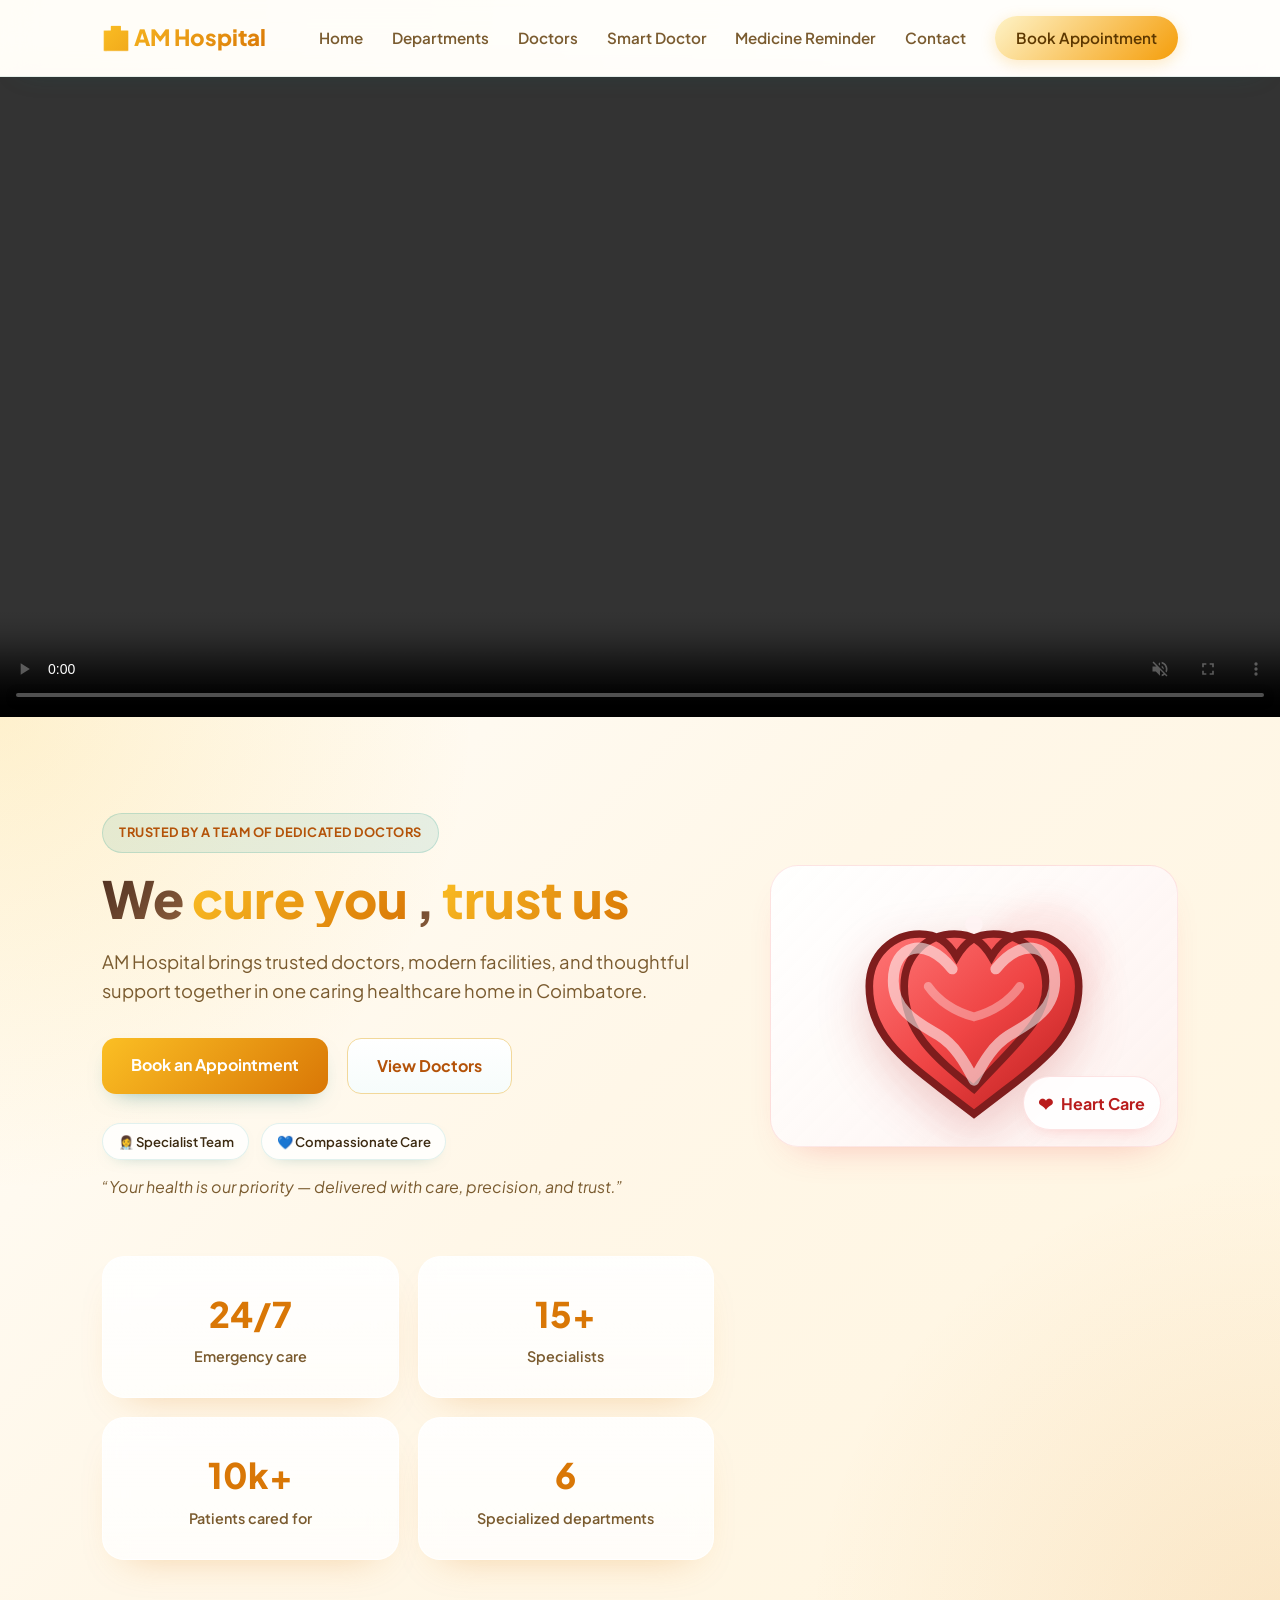
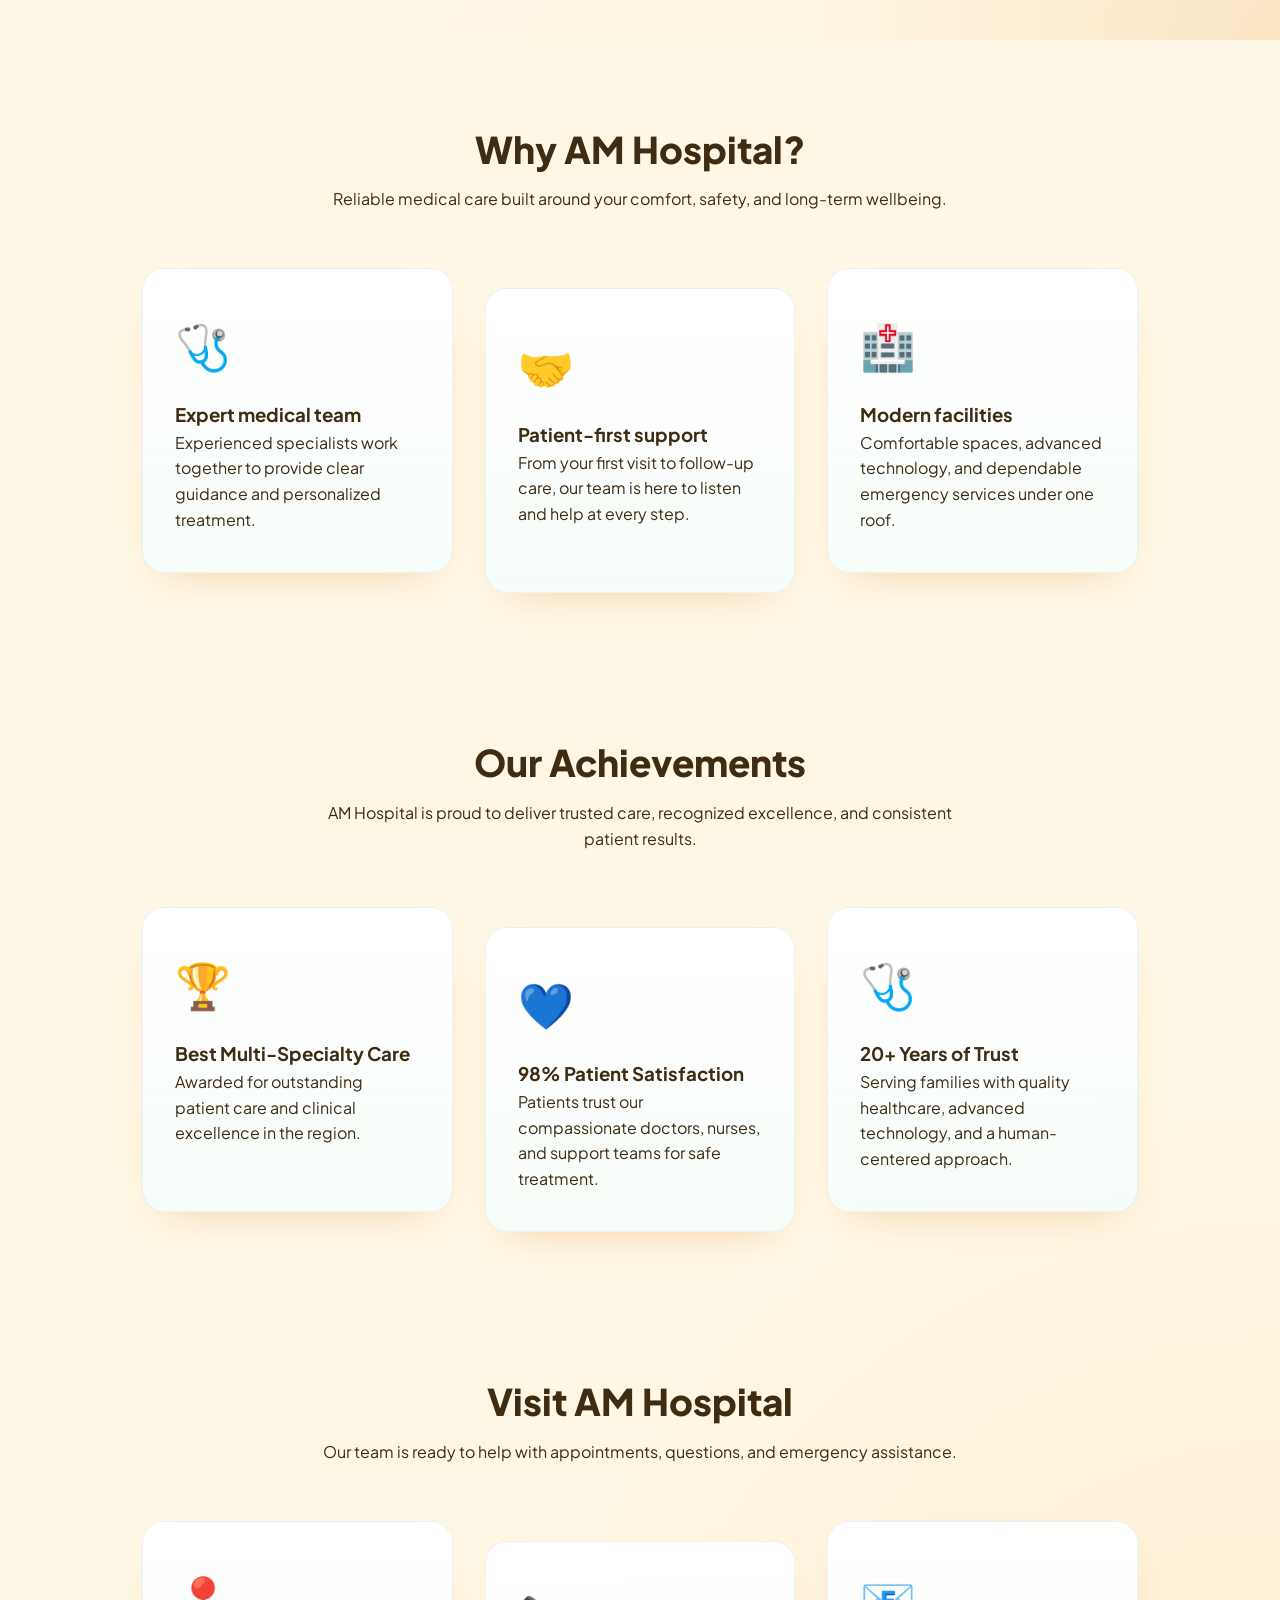
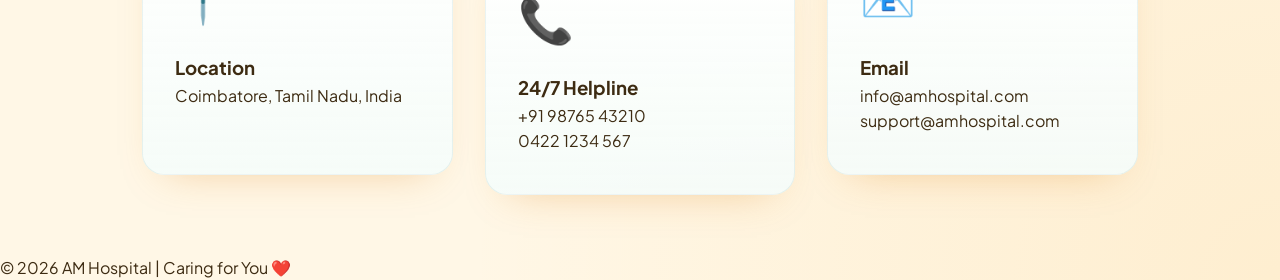
<file: index.html>
<!DOCTYPE html>
<html lang="en">
<head>
    <meta charset="UTF-8">
    <meta name="viewport" content="width=device-width, initial-scale=1.0">
    <title>AM Hospital - Trusted Healthcare</title>
    <link rel="stylesheet" href="style.css">
</head>

<body>

    <!-- Navigation -->
    <nav class="navbar">
        <a href="index.html" class="brand">🏥 AM Hospital</a>
        <div class="nav-links">
            <a href="index.html">Home</a>
            <a href="departments.html">Departments</a>
            <a href="doctors.html">Doctors</a>
            <a href="smart-doctor.html">Smart Doctor</a>
            <a href="medicine-reminder.html">Medicine Reminder</a>
            <a href="contact.html">Contact</a>
            <a href="register.html" class="btn-nav">Book Appointment</a>
        </div>
    </nav>

    <main>
         <section class="section hospital-ad-section" aria-labelledby="hospital-ad-title">
            
            <div class="hospital-ad-player">
                <video class="hospital-ad-video" id="hospitalAdVideo" autoplay muted loop playsinline controls preload="metadata">
                    <source src="gemini_generated_video_ec6e3141.mp4" type="video/mp4">
                    Your browser does not support the video element.
                </video>
            </div>
        </section>
        <section class="hero">
            <div class="hero-content">
                <div class="hero-tag">Trusted by a team of dedicated doctors</div>
                <h1>
                    <span class="headline-static">We</span>
                    <span class="headline-animated">cure you</span>
                    <span class="headline-static">,</span>
                    <span class="headline-animated headline-second">trust us</span>
                </h1>
                <p>AM Hospital brings trusted doctors, modern facilities, and thoughtful support together in one caring healthcare home in Coimbatore.</p>
                <div class="hero-actions">
                    <a href="register.html" class="btn-primary">Book an Appointment</a>
                    <a href="doctors.html" class="btn-secondary">View Doctors</a>
                </div>
                <div class="doctor-quote">
                    <div class="doctor-pills">
                        <span>👩‍⚕️ Specialist Team</span>
                        <span>💙 Compassionate Care</span>
                    </div>
                    <p>“Your health is our priority — delivered with care, precision, and trust.”</p>
                </div>
            </div>
          

                <div class="heart-card" aria-label="Heart care illustration">
                    <svg class="heart-svg" viewBox="0 0 220 220" role="img" aria-hidden="true">
                        <defs>
                            <linearGradient id="heartGradient" x1="0%" x2="100%" y1="0%" y2="100%">
                                <stop offset="0%" stop-color="#ff7777" />
                                <stop offset="50%" stop-color="#ef4444" />
                                <stop offset="100%" stop-color="#b91c1c" />
                            </linearGradient>
                            <linearGradient id="heartHighlight" x1="0%" x2="0%" y1="0%" y2="100%">
                                <stop offset="0%" stop-color="rgba(255,255,255,0.9)" />
                                <stop offset="100%" stop-color="rgba(255,255,255,0)" />
                            </linearGradient>
                        </defs>
                        <path d="M110 186C74 157 46 134 46 92C46 63 68 44 92 44C108 44 118 51 126 65C134 51 144 44 160 44C184 44 206 63 206 92C206 133 178 157 140 186L110 209L80 186C42 157 14 134 14 92C14 63 36 44 60 44C76 44 86 51 94 65C102 51 112 44 128 44C154 44 176 63 176 92C176 122 152 141 110 186Z" fill="url(#heartGradient)" stroke="#7f1d1d" stroke-width="7" />
                        <path d="M90 76C65 45 36 54 36 87C36 115 60 126 78 137C92 146 101 160 110 178C119 160 128 146 142 137C160 126 184 115 184 87C184 54 155 45 130 76" fill="none" stroke="rgba(255,255,255,0.55)" stroke-width="10" stroke-linecap="round" stroke-linejoin="round"/>
                        <path d="M68 92C78 106 92 115 110 120C128 115 142 106 152 92" fill="none" stroke="rgba(255,255,255,0.35)" stroke-width="8" stroke-linecap="round"/>
                        <circle cx="110" cy="35" r="8" fill="#fff3f3" opacity="0.9"/>
                    </svg>
                    <div class="heart-badge">
                        <span>❤</span>
                        <strong>Heart Care</strong>
                    </div>
                </div>

                <div class="hero-stats">
                    <div class="stat-card"><h3>24/7</h3><p>Emergency care</p></div>
                    <div class="stat-card"><h3>15+</h3><p>Specialists</p></div>
                    <div class="stat-card"><h3>10k+</h3><p>Patients cared for</p></div>
                    <div class="stat-card"><h3>6</h3><p>Specialized departments</p></div>
                </div>
            </div>
        </section>

       

        <section class="section">
            <div class="section-header">
                <h2>Why AM Hospital?</h2>
                <p>Reliable medical care built around your comfort, safety, and long-term wellbeing.</p>
            </div>
            <div class="grid-3 home-card-grid">
                <div class="card"><div class="card-icon">🩺</div><h3>Expert medical team</h3><p>Experienced specialists work together to provide clear guidance and personalized treatment.</p></div>
                <div class="card"><div class="card-icon">🤝</div><h3>Patient-first support</h3><p>From your first visit to follow-up care, our team is here to listen and help at every step.</p></div>
                <div class="card"><div class="card-icon">🏥</div><h3>Modern facilities</h3><p>Comfortable spaces, advanced technology, and dependable emergency services under one roof.</p></div>
            </div>
        </section>

        <section class="section">
            <div class="section-header">
                <h2>Our Achievements</h2>
                <p>AM Hospital is proud to deliver trusted care, recognized excellence, and consistent patient results.</p>
            </div>
            <div class="grid-3 home-card-grid">
                <div class="card"><div class="card-icon">🏆</div><h3>Best Multi-Specialty Care</h3><p>Awarded for outstanding patient care and clinical excellence in the region.</p></div>
                <div class="card"><div class="card-icon">💙</div><h3>98% Patient Satisfaction</h3><p>Patients trust our compassionate doctors, nurses, and support teams for safe treatment.</p></div>
                <div class="card"><div class="card-icon">🩺</div><h3>20+ Years of Trust</h3><p>Serving families with quality healthcare, advanced technology, and a human-centered approach.</p></div>
            </div>
        </section>

        <section class="section">
            <div class="section-header">
                <h2>Visit AM Hospital</h2>
                <p>Our team is ready to help with appointments, questions, and emergency assistance.</p>
            </div>
            <div class="grid-3 home-card-grid">
                <div class="card"><div class="card-icon">📍</div><h3>Location</h3><p>Coimbatore, Tamil Nadu, India</p></div>
                <div class="card"><div class="card-icon">📞</div><h3>24/7 Helpline</h3><p>+91 98765 43210<br>0422 1234 567</p></div>
                <div class="card"><div class="card-icon">📧</div><h3>Email</h3><p>info@amhospital.com<br>support@amhospital.com</p></div>
            </div>
        </section>
    </main>

    <footer>
        <p>© 2026 AM Hospital | Caring for You ❤️</p>
    </footer>

    <script>
        const doctorVideo = document.getElementById('doctorVideo');
        const doctorVideoFallback = document.getElementById('doctorVideoFallback');

        if (doctorVideo) {
            doctorVideo.addEventListener('loadeddata', () => {
                doctorVideo.style.display = 'block';
                if (doctorVideoFallback) doctorVideoFallback.style.display = 'none';
            });
        }

    </script>
</body>
</html>
</file>
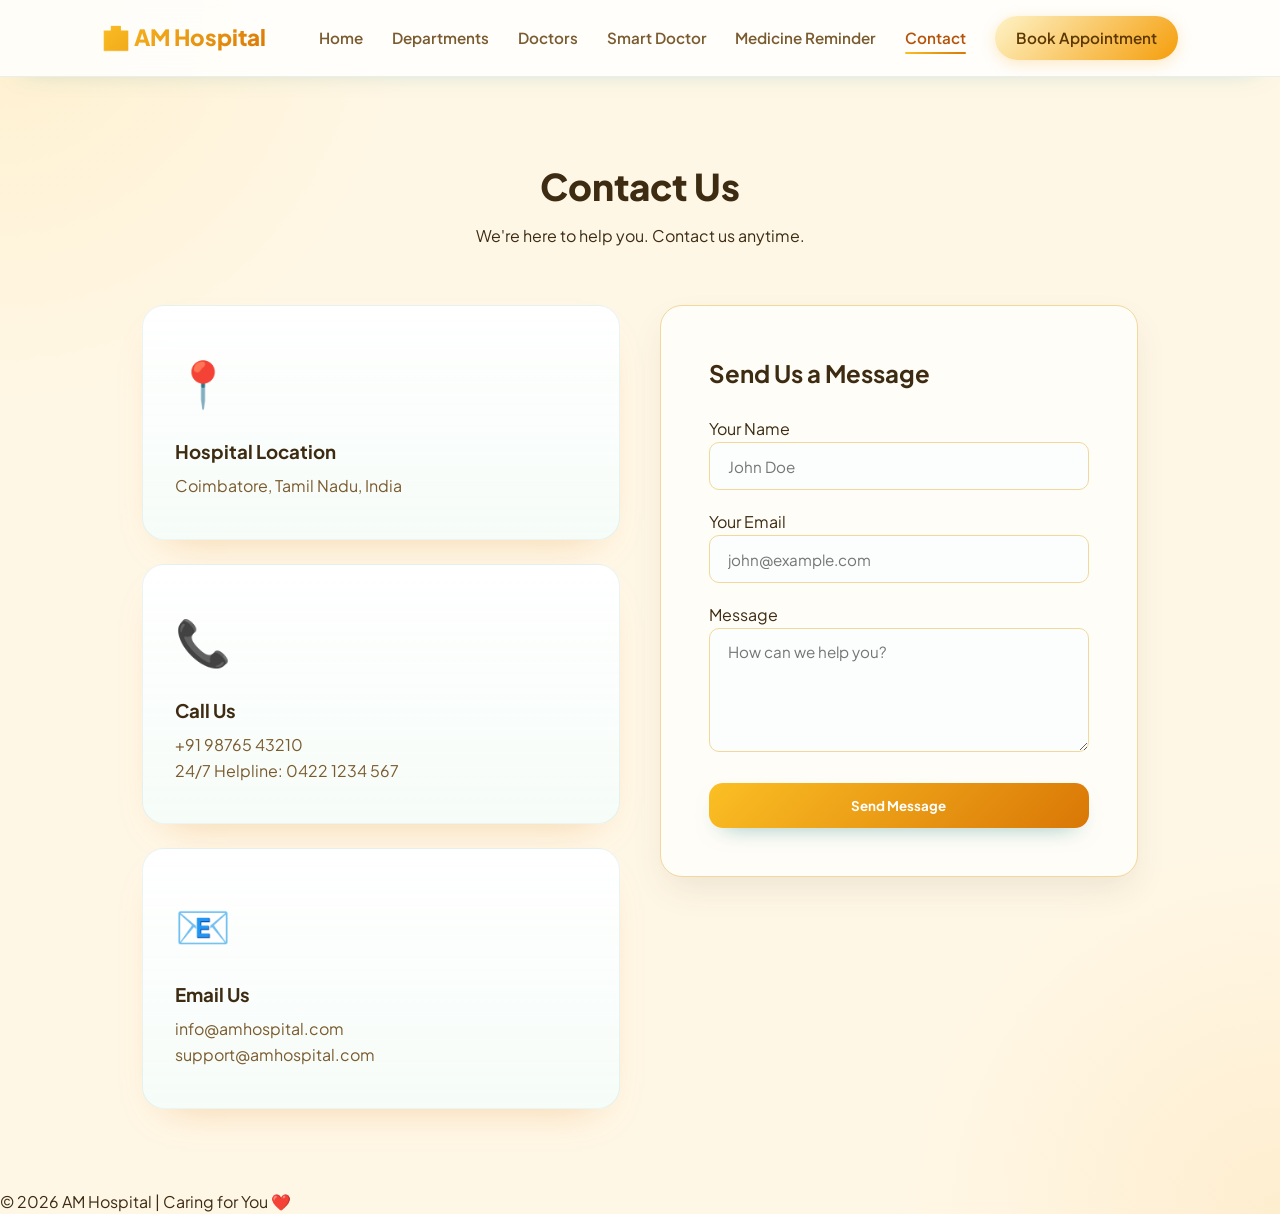
<file: contact.html>
<!DOCTYPE html>
<html lang="en">
<head>
    <meta charset="UTF-8">
    <meta name="viewport" content="width=device-width, initial-scale=1.0">
    <title>Contact - AM Hospital</title>
    <link rel="stylesheet" href="style.css">
</head>

<body>

    <nav class="navbar">
        <a href="index.html" class="brand">🏥 AM Hospital</a>
        <div class="nav-links">
            <a href="index.html">Home</a>
            <a href="departments.html">Departments</a>
            <a href="doctors.html">Doctors</a>
            <a href="smart-doctor.html">Smart Doctor</a>
            <a href="medicine-reminder.html">Medicine Reminder</a>
            <a href="contact.html" class="active">Contact</a>
            <a href="register.html" class="btn-nav">Book Appointment</a>
        </div>
    </nav>

    <main class="section">
        <div class="section-header">
            <h2>Contact Us</h2>
            <p>We're here to help you. Contact us anytime.</p>
        </div>

        <div style="display: grid; grid-template-columns: repeat(auto-fit, minmax(300px, 1fr)); gap: 2.5rem; max-width: 1100px; margin: 0 auto; align-items: start;">
            <div style="display: flex; flex-direction: column; gap: 1.5rem;">
                <div class="card">
                    <div class="card-icon">📍</div>
                    <h3>Hospital Location</h3>
                    <p style="color: var(--text-muted); margin-top: 0.4rem;">Coimbatore, Tamil Nadu, India</p>
                </div>

                <div class="card">
                    <div class="card-icon">📞</div>
                    <h3>Call Us</h3>
                    <p style="color: var(--text-muted); margin-top: 0.4rem;">+91 98765 43210</p>
                    <p style="color: var(--text-muted);">24/7 Helpline: 0422 1234 567</p>
                </div>

                <div class="card">
                    <div class="card-icon">📧</div>
                    <h3>Email Us</h3>
                    <p style="color: var(--text-muted); margin-top: 0.4rem;">info@amhospital.com</p>
                    <p style="color: var(--text-muted);">support@amhospital.com</p>
                </div>
            </div>

            <div class="form-container" style="width: 100%; margin: 0;">
                <form id="contactForm">
                    <h3 style="margin-bottom: 1.5rem; font-size: 1.5rem; color: var(--text-main);">Send Us a Message</h3>

                    <div class="form-group" style="margin-bottom: 1.2rem;">
                        <label for="contact-name">Your Name</label>
                        <input class="form-control" type="text" id="contact-name" placeholder="John Doe" required>
                    </div>

                    <div class="form-group" style="margin-bottom: 1.2rem;">
                        <label for="contact-email">Your Email</label>
                        <input class="form-control" type="email" id="contact-email" placeholder="john@example.com" required>
                    </div>

                    <div class="form-group" style="margin-bottom: 1.5rem;">
                        <label for="contact-message">Message</label>
                        <textarea class="form-control" id="contact-message" rows="5" placeholder="How can we help you?" required></textarea>
                    </div>

                    <button type="submit" class="btn-primary" style="width: 100%; justify-content: center;">Send Message</button>
                </form>
            </div>
        </div>
    </main>

    <footer>
        <p>© 2026 AM Hospital | Caring for You ❤️</p>
    </footer>

</body>
</html>
</file>
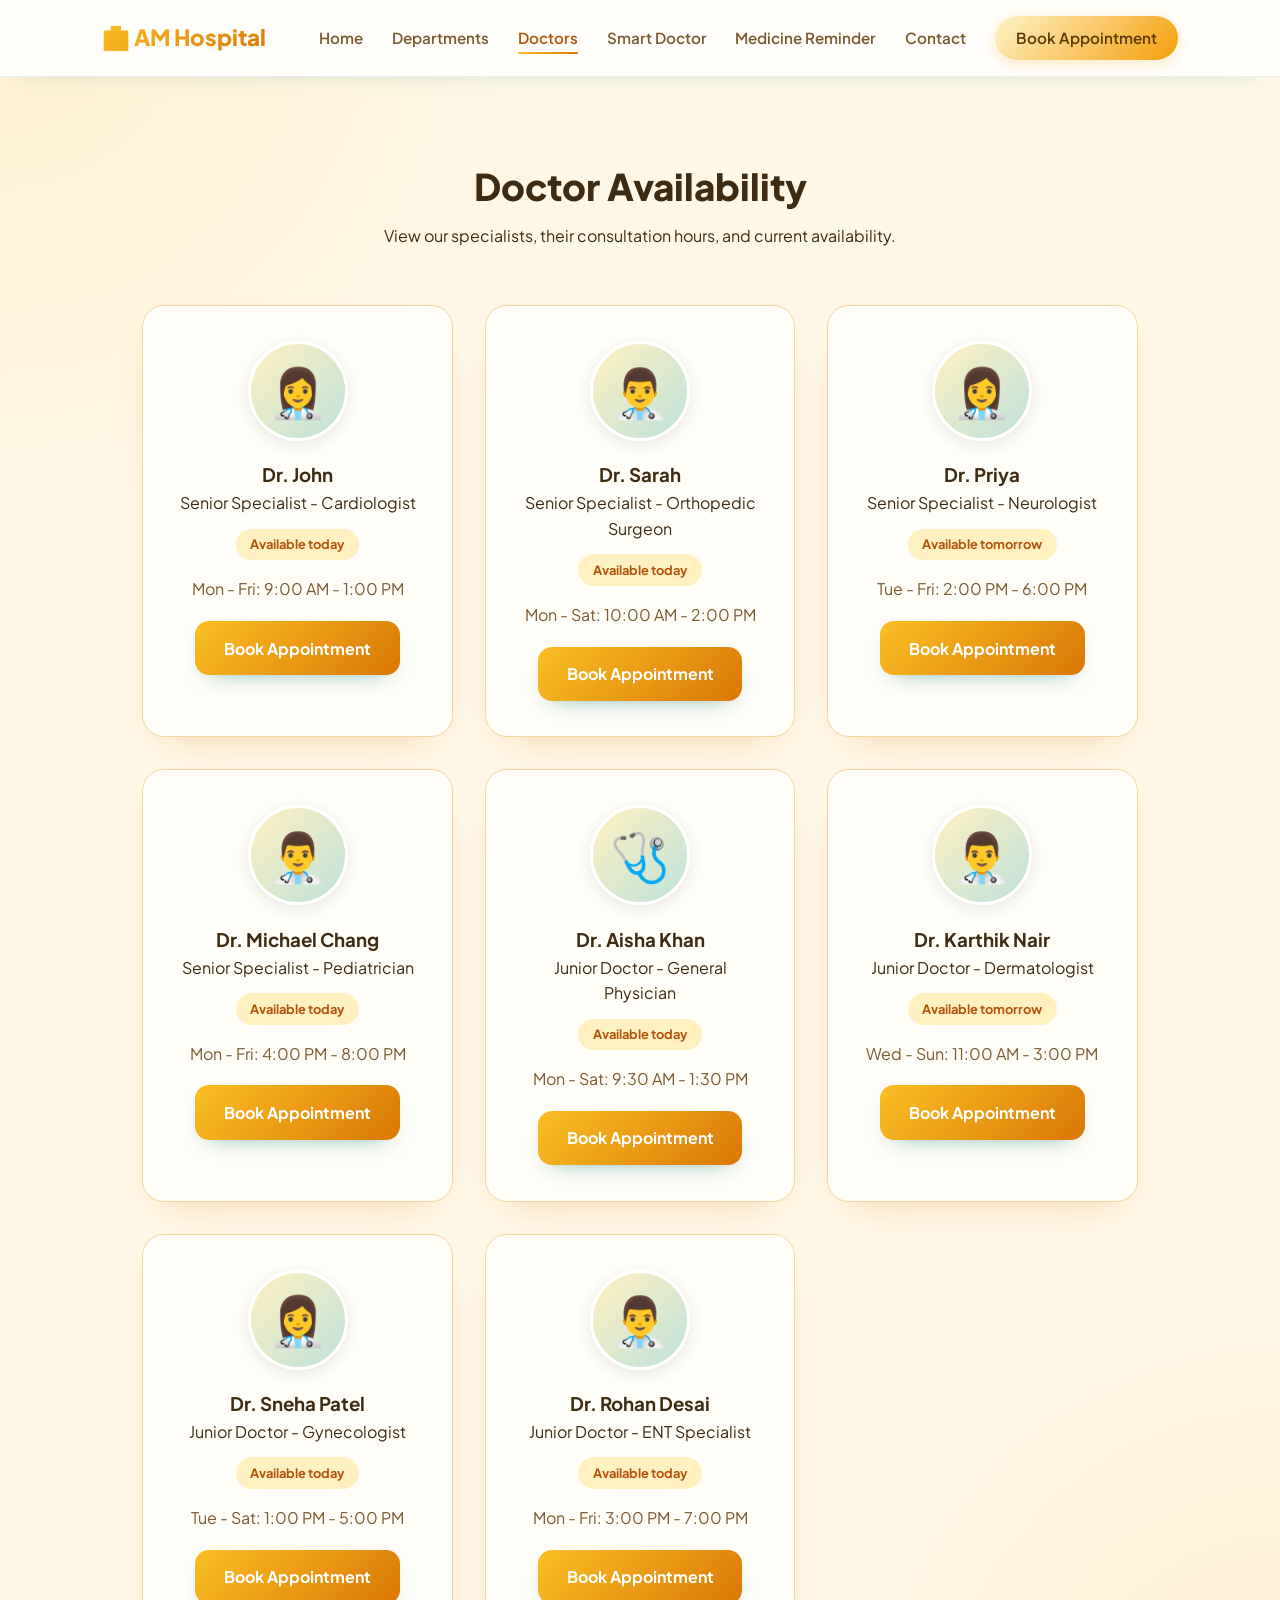
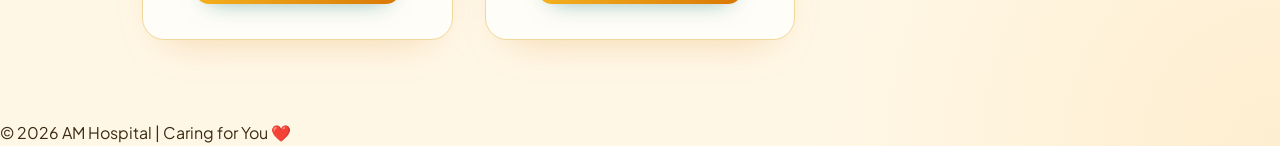
<file: doctors.html>
<!DOCTYPE html>
<html lang="en">
<head>
	<meta charset="UTF-8">
	<meta name="viewport" content="width=device-width, initial-scale=1.0">
	<title>Doctor Availability - AM Hospital</title>
	<link rel="stylesheet" href="style.css">
</head>

<body>

	<nav class="navbar">
		<a href="index.html" class="brand">🏥 AM Hospital</a>
		<div class="nav-links">
			<a href="index.html">Home</a>
			<a href="departments.html">Departments</a>
			<a href="doctors.html" class="active">Doctors</a>
			<a href="smart-doctor.html">Smart Doctor</a>
			<a href="medicine-reminder.html">Medicine Reminder</a>
			<a href="contact.html">Contact</a>
			<a href="register.html" class="btn-nav">Book Appointment</a>
		</div>
	</nav>

	<main class="section">
		<div class="section-header">
			<h2>Doctor Availability</h2>
			<p>View our specialists, their consultation hours, and current availability.</p>
		</div>

		<div class="doctor-grid">
			<article class="doctor-card">
				<div class="doctor-avatar">👩‍⚕️</div>
				<h3>Dr. John</h3>
				<p>Senior Specialist - Cardiologist</p>
				<span class="badge">Available today</span>
				<p style="margin-top: 1rem; color: var(--text-muted);">Mon - Fri: 9:00 AM - 1:00 PM</p>
				<a href="register.html" class="btn-primary" style="display: inline-block; margin-top: 1.2rem;">Book Appointment</a>
			</article>

			<article class="doctor-card">
				<div class="doctor-avatar">👨‍⚕️</div>
				<h3>Dr. Sarah</h3>
				<p>Senior Specialist - Orthopedic Surgeon</p>
				<span class="badge">Available today</span>
				<p style="margin-top: 1rem; color: var(--text-muted);">Mon - Sat: 10:00 AM - 2:00 PM</p>
				<a href="register.html" class="btn-primary" style="display: inline-block; margin-top: 1.2rem;">Book Appointment</a>
			</article>

			<article class="doctor-card">
				<div class="doctor-avatar">👩‍⚕️</div>
				<h3>Dr. Priya</h3>
				<p>Senior Specialist - Neurologist</p>
				<span class="badge">Available tomorrow</span>
				<p style="margin-top: 1rem; color: var(--text-muted);">Tue - Fri: 2:00 PM - 6:00 PM</p>
				<a href="register.html" class="btn-primary" style="display: inline-block; margin-top: 1.2rem;">Book Appointment</a>
			</article>

			<article class="doctor-card">
				<div class="doctor-avatar">👨‍⚕️</div>
				<h3>Dr. Michael Chang</h3>
				<p>Senior Specialist - Pediatrician</p>
				<span class="badge">Available today</span>
				<p style="margin-top: 1rem; color: var(--text-muted);">Mon - Fri: 4:00 PM - 8:00 PM</p>
				<a href="register.html" class="btn-primary" style="display: inline-block; margin-top: 1.2rem;">Book Appointment</a>
			</article>

			<article class="doctor-card">
				<div class="doctor-avatar">🩺</div>
				<h3>Dr. Aisha Khan</h3>
				<p>Junior Doctor - General Physician</p>
				<span class="badge">Available today</span>
				<p style="margin-top: 1rem; color: var(--text-muted);">Mon - Sat: 9:30 AM - 1:30 PM</p>
				<a href="register.html" class="btn-primary" style="display: inline-block; margin-top: 1.2rem;">Book Appointment</a>
			</article>

			<article class="doctor-card">
				<div class="doctor-avatar">👨‍⚕️</div>
				<h3>Dr. Karthik Nair</h3>
				<p>Junior Doctor - Dermatologist</p>
				<span class="badge">Available tomorrow</span>
				<p style="margin-top: 1rem; color: var(--text-muted);">Wed - Sun: 11:00 AM - 3:00 PM</p>
				<a href="register.html" class="btn-primary" style="display: inline-block; margin-top: 1.2rem;">Book Appointment</a>
			</article>

			<article class="doctor-card">
				<div class="doctor-avatar">👩‍⚕️</div>
				<h3>Dr. Sneha Patel</h3>
				<p>Junior Doctor - Gynecologist</p>
				<span class="badge">Available today</span>
				<p style="margin-top: 1rem; color: var(--text-muted);">Tue - Sat: 1:00 PM - 5:00 PM</p>
				<a href="register.html" class="btn-primary" style="display: inline-block; margin-top: 1.2rem;">Book Appointment</a>
			</article>

			<article class="doctor-card">
				<div class="doctor-avatar">👨‍⚕️</div>
				<h3>Dr. Rohan Desai</h3>
				<p>Junior Doctor - ENT Specialist</p>
				<span class="badge">Available today</span>
				<p style="margin-top: 1rem; color: var(--text-muted);">Mon - Fri: 3:00 PM - 7:00 PM</p>
				<a href="register.html" class="btn-primary" style="display: inline-block; margin-top: 1.2rem;">Book Appointment</a>
			</article>
		</div>
	</main>

	<footer>
		<p>© 2026 AM Hospital | Caring for You ❤️</p>
	</footer>

</body>
</html>
</file>
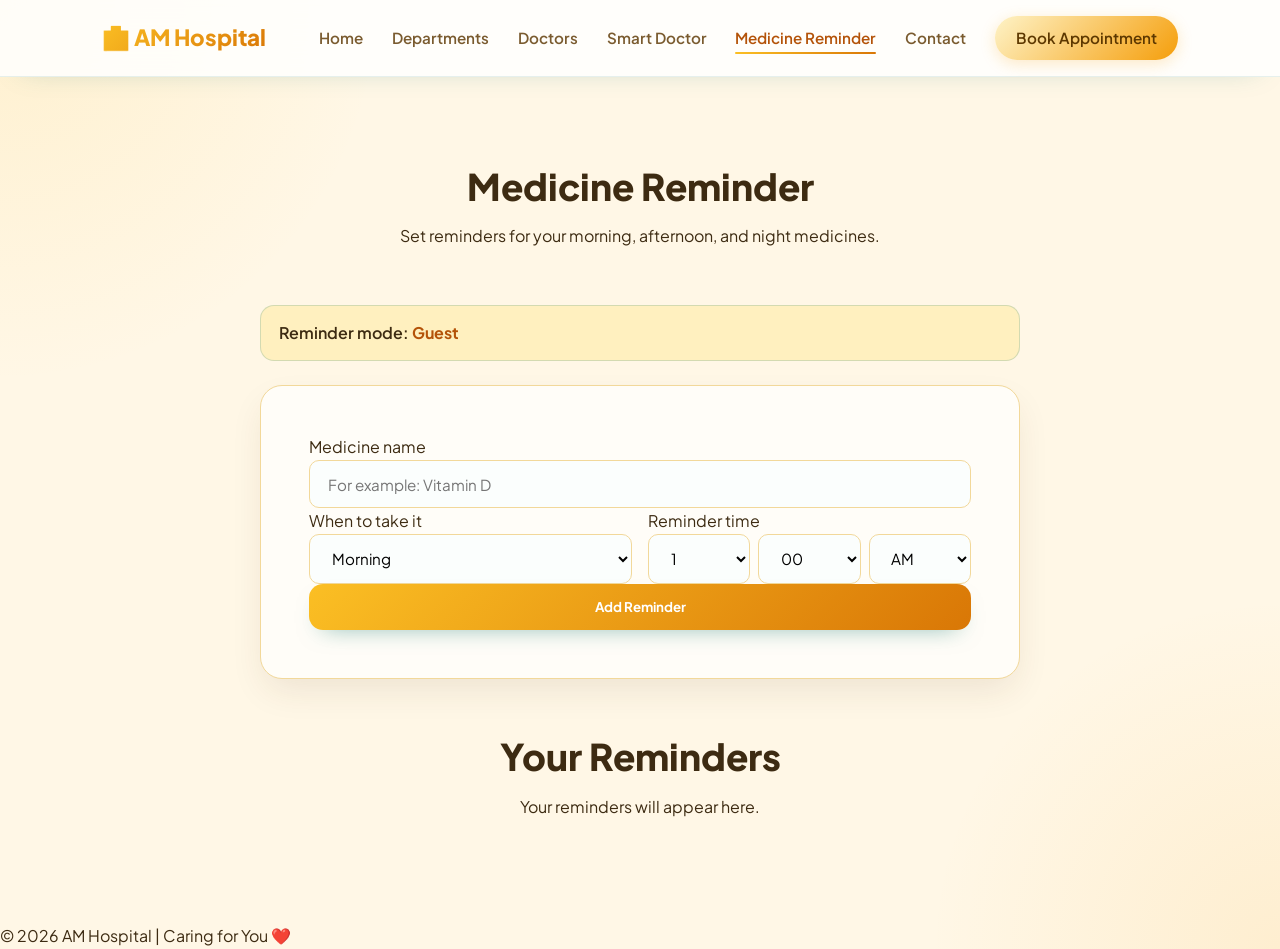
<file: medicine-reminder.html>
<!DOCTYPE html>
<html lang="en">
<head>
    <meta charset="UTF-8">
    <meta name="viewport" content="width=device-width, initial-scale=1.0">
    <title>Medicine Reminder - AM Hospital</title>
    <link rel="stylesheet" href="style.css">
</head>

<body>

    <nav class="navbar">
        <a href="index.html" class="brand">🏥 AM Hospital</a>
        <div class="nav-links">
            <a href="index.html">Home</a>
            <a href="departments.html">Departments</a>
            <a href="doctors.html">Doctors</a>
            <a href="smart-doctor.html">Smart Doctor</a>
            <a href="medicine-reminder.html" class="active">Medicine Reminder</a>
            <a href="contact.html">Contact</a>
            <a href="register.html" class="btn-nav">Book Appointment</a>
        </div>
    </nav>

    <main class="section">
        <div class="section-header">
            <h2>Medicine Reminder</h2>
            <p>Set reminders for your morning, afternoon, and night medicines.</p>
        </div>

        <div class="session-bar">
            <span>Reminder mode: <strong id="currentUserName">Guest</strong></span>
        </div>

        <div class="form-container" style="max-width: 760px;">
            <form id="reminderForm">
                <div class="form-group">
                    <label for="medicineName">Medicine name</label>
                    <input class="form-control" type="text" id="medicineName" placeholder="For example: Vitamin D" required>
                </div>

                <div style="display: grid; grid-template-columns: 1fr 1fr; gap: 1rem;">
                    <div class="form-group">
                        <label for="medicinePeriod">When to take it</label>
                        <select class="form-control" id="medicinePeriod" required>
                            <option value="Morning">Morning</option>
                            <option value="Afternoon">Afternoon</option>
                            <option value="Night">Night</option>
                        </select>
                    </div>
                    <div class="form-group">
                        <label>Reminder time</label>
                        <div style="display: grid; grid-template-columns: 1fr 1fr 1fr; gap: 0.5rem;">
                            <select class="form-control" id="medicineHour" aria-label="Hour" required></select>
                            <select class="form-control" id="medicineMinute" aria-label="Minute" required></select>
                            <select class="form-control" id="medicineAmPm" aria-label="AM or PM" required>
                                <option value="AM">AM</option>
                                <option value="PM">PM</option>
                            </select>
                        </div>
                    </div>
                </div>

                <button type="submit" class="btn-primary" style="width: 100%; justify-content: center;">Add Reminder</button>
            </form>
        </div>

        <section style="max-width: 760px; margin: 3rem auto 0;">
            <div class="section-header" style="margin-bottom: 1.5rem;">
                <h2>Your Reminders</h2>
                <p id="reminderStatus">Your reminders will appear here.</p>
            </div>
            <div id="reminderList"></div>
        </section>
        <dialog class="reminder-delete-dialog" id="deleteReminderDialog" aria-labelledby="deleteReminderTitle" aria-describedby="deleteReminderMessage">
            <h2 id="deleteReminderTitle">Delete this reminder?</h2>
            <p id="deleteReminderMessage"></p>
            <div class="reminder-delete-actions">
                <button class="btn-secondary" id="cancelReminderDelete" type="button">Keep reminder</button>
                <button class="btn-primary" id="confirmReminderDelete" type="button">Delete</button>
            </div>
        </dialog>
    </main>

    <footer>
        <p>© 2026 AM Hospital | Caring for You ❤️</p>
    </footer>

    <script>
        const reminderForm = document.getElementById('reminderForm');
        const reminderList = document.getElementById('reminderList');
        const reminderStatus = document.getElementById('reminderStatus');
        const medicineHour = document.getElementById('medicineHour');
        const medicineMinute = document.getElementById('medicineMinute');
        const medicineAmPm = document.getElementById('medicineAmPm');
        const currentUserName = document.getElementById('currentUserName');
        const deleteReminderDialog = document.getElementById('deleteReminderDialog');
        const deleteReminderMessage = document.getElementById('deleteReminderMessage');
        const cancelReminderDelete = document.getElementById('cancelReminderDelete');
        const confirmReminderDelete = document.getElementById('confirmReminderDelete');
        let pendingDeleteIndex = null;

        const currentUser = JSON.parse(localStorage.getItem('amHospitalLoggedInUser') || 'null') || {
            username: 'guest',
            name: 'Guest'
        };

        const storageKey = `amHospitalReminders_${currentUser.username}`;
        const legacyStorageKey = 'amHospitalReminders';
        let reminders = JSON.parse(localStorage.getItem(storageKey) || localStorage.getItem(legacyStorageKey) || '[]');

        if (!localStorage.getItem(storageKey) && localStorage.getItem(legacyStorageKey)) {
            localStorage.setItem(storageKey, localStorage.getItem(legacyStorageKey));
        }

        if (currentUserName) {
            currentUserName.textContent = currentUser.name || currentUser.username;
        }

        for (let hour = 1; hour <= 12; hour += 1) {
            medicineHour.add(new Option(String(hour), String(hour)));
        }
        for (let minute = 0; minute < 60; minute += 1) {
            const minuteValue = String(minute).padStart(2, '0');
            medicineMinute.add(new Option(minuteValue, minuteValue));
        }

        function saveReminders() {
            localStorage.setItem(storageKey, JSON.stringify(reminders));
            localStorage.setItem(legacyStorageKey, JSON.stringify(reminders));
        }

        function formatTime(time24) {
            const [hourText, minuteText] = time24.split(':');
            const hour24 = Number(hourText);
            const period = hour24 >= 12 ? 'PM' : 'AM';
            const hour12 = hour24 % 12 || 12;
            return `${hour12}:${minuteText} ${period}`;
        }

        function renderReminders() {
            reminderList.innerHTML = '';
            reminderStatus.textContent = reminders.length ? `${reminders.length} reminder${reminders.length === 1 ? '' : 's'} saved for ${currentUser.name || currentUser.username}.` : 'Your reminders will appear here.';

            reminders.forEach((reminder, index) => {
                const item = document.createElement('article');
                item.className = 'card';
                item.style.cssText = 'display: flex; align-items: center; justify-content: space-between; gap: 1rem; margin-bottom: 1rem; padding: 1.5rem 2rem;';
                item.innerHTML = `
                    <div>
                        <h3>${reminder.name}</h3>
                        <p style="color: var(--text-muted);">${reminder.period} at <strong>${formatTime(reminder.time)}</strong></p>
                    </div>
                    <button type="button" class="btn-secondary delete-reminder" data-index="${index}">Delete</button>
                `;
                reminderList.appendChild(item);
            });
        }

        function requestNotifications() {
            if ('Notification' in window && Notification.permission === 'default') {
                Notification.requestPermission();
            }
        }

        function checkReminders() {
            const currentTime = new Date().toTimeString().slice(0, 5);
            const today = new Date().toISOString().slice(0, 10);

            reminders.forEach(reminder => {
                if (reminder.time === currentTime && reminder.lastAlert !== today) {
                    if ('Notification' in window && Notification.permission === 'granted') {
                        new Notification(`Medicine reminder: ${reminder.name}`, { body: `Time for your ${reminder.period.toLowerCase()} medicine.` });
                    } else {
                        alert(`Medicine reminder: Take ${reminder.name} now (${reminder.period}).`);
                    }
                    reminder.lastAlert = today;
                    saveReminders();
                }
            });
        }

        reminderForm.addEventListener('submit', function (event) {
            event.preventDefault();
            const medicineName = document.getElementById('medicineName').value.trim();
            if (!medicineName) return;

            reminders.push({
                name: medicineName,
                period: document.getElementById('medicinePeriod').value,
                time: (() => {
                    const selectedHour = Number(medicineHour.value) % 12;
                    const hour24 = medicineAmPm.value === 'PM' ? selectedHour + 12 : selectedHour;
                    return `${String(hour24).padStart(2, '0')}:${medicineMinute.value}`;
                })(),
                lastAlert: ''
            });
            saveReminders();
            requestNotifications();
            reminderForm.reset();
            renderReminders();
        });

        reminderList.addEventListener('click', function (event) {
            const deleteButton = event.target.closest('.delete-reminder');
            if (!deleteButton) return;

            const reminderIndex = Number(deleteButton.dataset.index);
            const reminder = reminders[reminderIndex];
            if (!reminder) return;

            pendingDeleteIndex = reminderIndex;
            deleteReminderMessage.textContent = `Are you sure you want to delete the reminder for ${reminder.name}?`;
            deleteReminderDialog.showModal();
        });

        cancelReminderDelete.addEventListener('click', () => deleteReminderDialog.close());
        deleteReminderDialog.addEventListener('close', () => {
            pendingDeleteIndex = null;
        });

        confirmReminderDelete.addEventListener('click', () => {
            if (pendingDeleteIndex === null) return;

            reminders.splice(pendingDeleteIndex, 1);
            saveReminders();
            renderReminders();
            deleteReminderDialog.close();
        });

        renderReminders();
        setInterval(checkReminders, 30000);
    </script>
</body>
</html>
</file>
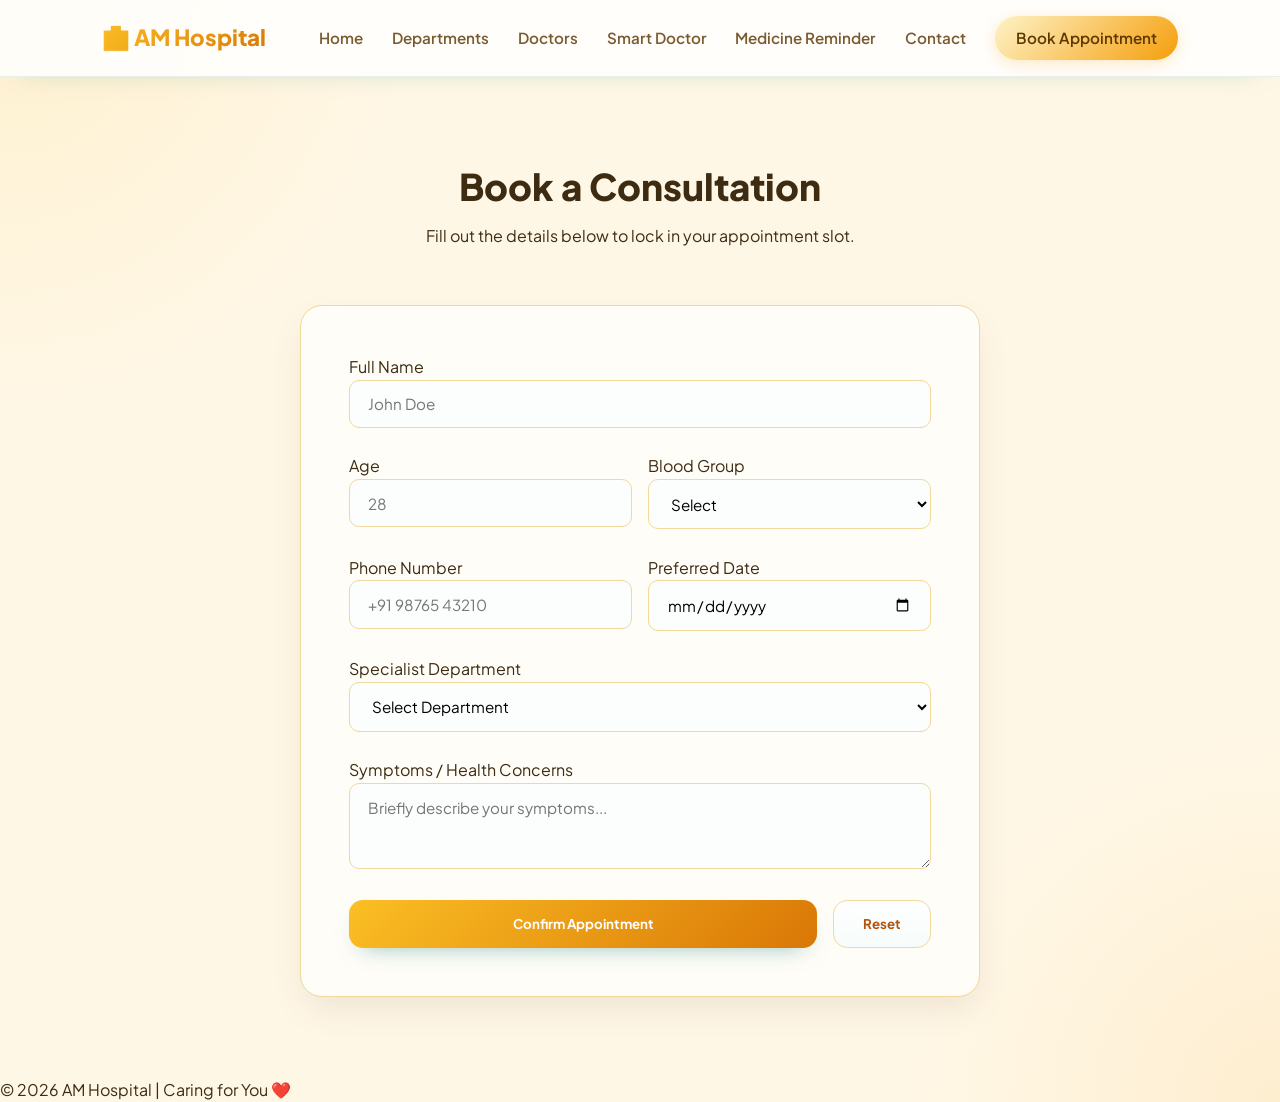
<file: register.html>
<!DOCTYPE html>
<html lang="en">
<head>
    <meta charset="UTF-8">
    <meta name="viewport" content="width=device-width, initial-scale=1.0">
    <title>Book Appointment - AM Hospital</title>
    <link rel="stylesheet" href="style.css">
</head>
<body>

    <nav class="navbar">
        <a href="index.html" class="brand">🏥 AM Hospital</a>
        <div class="nav-links">
            <a href="index.html">Home</a>
            <a href="departments.html">Departments</a>
            <a href="doctors.html">Doctors</a>
            <a href="smart-doctor.html">Smart Doctor</a>
            <a href="medicine-reminder.html">Medicine Reminder</a>
            <a href="contact.html">Contact</a>
            <a href="register.html" class="btn-nav">Book Appointment</a>
        </div>
    </nav>

    <main class="section">
        <div class="section-header">
            <h2>Book a Consultation</h2>
            <p>Fill out the details below to lock in your appointment slot.</p>
        </div>

        <div class="form-container">
            <form id="appointmentForm" novalidate>
                <div class="form-group">
                    <label for="name">Full Name</label>
                    <input class="form-control" type="text" id="name" placeholder="John Doe" pattern="[\p{L}][\p{L}\p{M} .'\x2d]*" title="Use letters, spaces, periods, apostrophes, or hyphens." required aria-describedby="name-error">
                    <p class="field-error" id="name-error" role="alert"></p>
                </div>

                <div style="display: grid; grid-template-columns: 1fr 1fr; gap: 1rem;">
                    <div class="form-group">
                        <label for="age">Age</label>
                        <input class="form-control" type="number" id="age" placeholder="28" min="1" required aria-describedby="age-error">
                        <p class="field-error" id="age-error" role="alert"></p>
                    </div>
                    <div class="form-group">
                        <label for="blood">Blood Group</label>
                        <select class="form-control" id="blood" required aria-describedby="blood-error">
                            <option value="">Select</option>
                            <option>A+</option><option>A-</option>
                            <option>B+</option><option>B-</option>
                            <option>O+</option><option>O-</option>
                            <option>AB+</option><option>AB-</option>
                        </select>
                        <p class="field-error" id="blood-error" role="alert"></p>
                    </div>
                </div>

                <div style="display: grid; grid-template-columns: 1fr 1fr; gap: 1rem;">
                    <div class="form-group">
                        <label for="phone">Phone Number</label>
                        <input class="form-control" type="tel" id="phone" placeholder="+91 98765 43210" pattern="(\+91[ \x2d]?)?[6-9][0-9]{4}[ \x2d]?[0-9]{5}" title="Enter a 10-digit mobile number, optionally prefixed with +91." required aria-describedby="phone-error">
                        <p class="field-error" id="phone-error" role="alert"></p>
                    </div>
                    <div class="form-group">
                        <label for="date">Preferred Date</label>
                        <input class="form-control" type="date" id="date" required aria-describedby="date-error">
                        <p class="field-error" id="date-error" role="alert"></p>
                    </div>
                </div>

                <div class="form-group">
                    <label for="department">Specialist Department</label>
                    <select class="form-control" id="department" required aria-describedby="department-error">
                        <option value="">Select Department</option>
                        <option>Cardiology</option>
                        <option>Orthopedics</option>
                        <option>Dental Care</option>
                        <option>Neurology</option>
                        <option>Pediatrics</option>
                        <option>General Consultation</option>
                    </select>
                    <p class="field-error" id="department-error" role="alert"></p>
                </div>

                <div class="form-group">
                    <label for="message">Symptoms / Health Concerns</label>
                    <textarea class="form-control" id="message" rows="3" placeholder="Briefly describe your symptoms..."></textarea>
                </div>

                <div style="display: flex; gap: 1rem; margin-top: 1.5rem;">
                    <button type="submit" class="btn-primary" style="flex: 1; justify-content: center;">Confirm Appointment</button>
                    <button type="reset" class="btn-secondary">Reset</button>
                </div>
            </form>

            <div class="appointment-notification" id="appointmentNotification" role="status" aria-live="polite" hidden>
                <div class="notification-check" aria-hidden="true">✓</div>
                <div>
                    <strong>Your appointment was successfully booked!</strong>
                    <p id="appointmentNotificationMessage"></p>
                </div>
                <button class="notification-close" type="button" aria-label="Dismiss confirmation">&times;</button>
            </div>
        </div>
    </main>

    <footer>
        <p>© 2026 AM Hospital | Caring for You ❤️</p>
    </footer>

    <script>
        // Disable past dates for booking
        document.getElementById('date').min = new Date().toISOString().split('T')[0];

        const requestedDepartment = new URLSearchParams(window.location.search).get('department');
        const departmentField = document.getElementById('department');
        if (requestedDepartment) {
            const matchingDepartment = Array.from(departmentField.options).find((option) =>
                option.value.toLowerCase() === requestedDepartment.trim().toLowerCase()
            );
            if (matchingDepartment) departmentField.value = matchingDepartment.value;
        }

        const appointmentForm = document.getElementById('appointmentForm');
        const appointmentNotification = document.getElementById('appointmentNotification');
        const appointmentNotificationMessage = document.getElementById('appointmentNotificationMessage');
        const notificationClose = appointmentNotification.querySelector('.notification-close');
        const fields = ['name', 'age', 'blood', 'phone', 'date', 'department'];

        function validateField(field) {
            const error = document.getElementById(`${field.id}-error`);
            let message = '';

            if (!field.value.trim()) {
                message = 'This field is required.';
            } else if (field.id === 'name' && !/^[\p{L}][\p{L}\p{M} .'-]*$/u.test(field.value.trim())) {
                message = 'Use letters, spaces, periods, apostrophes, or hyphens only.';
            } else if (field.id === 'age' && (Number(field.value) < 1 || Number(field.value) > 120)) {
                message = 'Enter an age between 1 and 120.';
            } else if (field.id === 'phone' && !/^(?:\+91[ \x2d]?)?[6-9][0-9]{4}[ \x2d]?[0-9]{5}$/.test(field.value.trim())) {
                message = 'Enter a valid 10-digit mobile number, optionally prefixed with +91.';
            } else if (field.id === 'date' && field.value < field.min) {
                message = 'Choose today or a future date.';
            }

            field.setCustomValidity(message);
            field.setAttribute('aria-invalid', String(Boolean(message)));
            error.textContent = message;
            return !message;
        }

        fields.forEach((fieldId) => {
            document.getElementById(fieldId).addEventListener('blur', (event) => validateField(event.target));
        });

        appointmentForm.addEventListener('reset', () => {
            fields.forEach((fieldId) => {
                const field = document.getElementById(fieldId);
                field.setCustomValidity('');
                field.removeAttribute('aria-invalid');
                document.getElementById(`${fieldId}-error`).textContent = '';
            });
        });

        appointmentForm.addEventListener('submit', function(e) {
            e.preventDefault();
            const validFields = fields.map((fieldId) => validateField(document.getElementById(fieldId)));
            if (!validFields.every(Boolean)) {
                document.getElementById(fields[validFields.indexOf(false)]).focus();
                return;
            }
            const name = document.getElementById('name').value;
            const dept = document.getElementById('department').value;
            appointmentNotificationMessage.textContent = `Thank you, ${name}. Your ${dept} consultation has been scheduled.`;
            appointmentNotification.hidden = false;
            this.reset();
            window.setTimeout(() => {
                appointmentNotification.hidden = true;
            }, 6500);
        });

        notificationClose.addEventListener('click', () => {
            appointmentNotification.hidden = true;
        });
    </script>
</body>
</html>
</file>
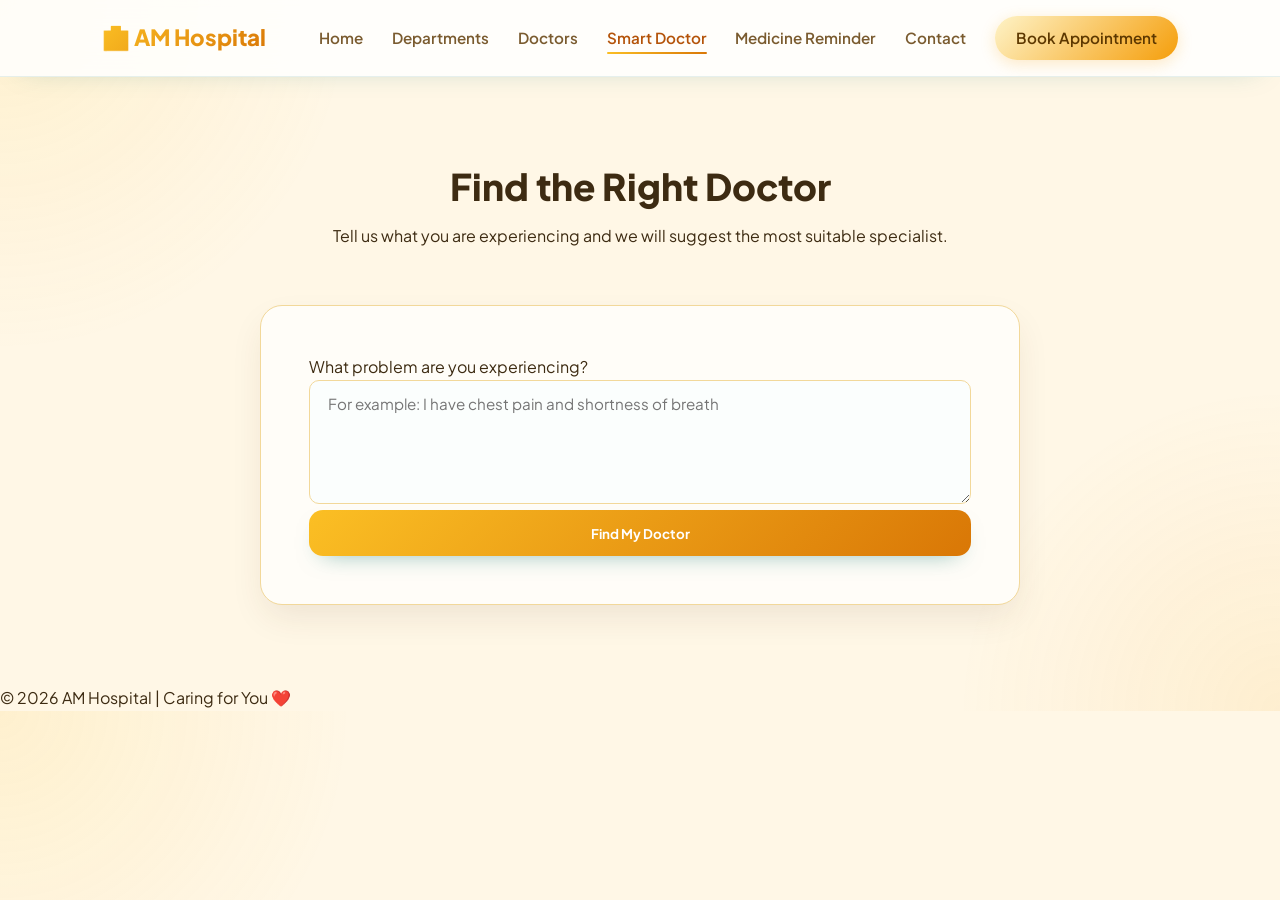
<file: smart-doctor.html>
<!DOCTYPE html>
<html lang="en">
<head>
    <meta charset="UTF-8">
    <meta name="viewport" content="width=device-width, initial-scale=1.0">
    <title>Smart Doctor - AM Hospital</title>
    <link rel="stylesheet" href="style.css">
</head>

<body>

    <nav class="navbar">
        <a href="index.html" class="brand">🏥 AM Hospital</a>
        <div class="nav-links">
            <a href="index.html">Home</a>
            <a href="departments.html">Departments</a>
            <a href="doctors.html">Doctors</a>
            <a href="smart-doctor.html" class="active">Smart Doctor</a>
                <a href="medicine-reminder.html">Medicine Reminder</a>
            <a href="contact.html">Contact</a>
            <a href="register.html" class="btn-nav">Book Appointment</a>
        </div>
    </nav>

    <main class="section">
        <div class="section-header">
            <h2>Find the Right Doctor</h2>
            <p>Tell us what you are experiencing and we will suggest the most suitable specialist.</p>
        </div>

        <div class="form-container" style="max-width: 760px;">
            <form id="smartDoctorForm">
                <div class="form-group">
                    <label for="problem">What problem are you experiencing?</label>
                    <textarea class="form-control" id="problem" rows="5" placeholder="For example: I have chest pain and shortness of breath" required></textarea>
                </div>
                <button type="submit" class="btn-primary" style="width: 100%; justify-content: center;">Find My Doctor</button>
            </form>
        </div>

        <section id="recommendations" style="max-width: 1100px; margin: 3rem auto 0; display: none;">
            <div class="section-header" style="margin-bottom: 2rem;">
                <h2 id="recommendationTitle">Recommended Doctors</h2>
                <p id="recommendationMessage"></p>
            </div>
            <div class="grid-3" id="doctorResults"></div>
        </section>
    </main>

    <footer>
        <p>© 2026 AM Hospital | Caring for You ❤️</p>
    </footer>

    <script>
        const doctors = [
            {
                name: 'Dr. Ananya Ray',
                role: 'Cardiologist',
                department: 'Cardiology',
                availability: 'Available today',
                hours: 'Mon - Fri: 9:00 AM - 1:00 PM',
                avatar: '👩‍⚕️',
                keywords: ['chest', 'heart', 'breath', 'breathing', 'blood pressure', 'palpitation', 'heartbeat']
            },
            {
                name: 'Dr. Rahul Menon',
                role: 'Orthopedic Surgeon',
                department: 'Orthopedics',
                availability: 'Available today',
                hours: 'Mon - Sat: 10:00 AM - 2:00 PM',
                avatar: '👨‍⚕️',
                keywords: ['bone', 'joint', 'back', 'neck', 'knee', 'shoulder', 'fracture', 'muscle', 'pain']
            },
            {
                name: 'Dr. Meera Iyer',
                role: 'Neurologist',
                department: 'Neurology',
                availability: 'Available tomorrow',
                hours: 'Tue - Fri: 2:00 PM - 6:00 PM',
                avatar: '👩‍⚕️',
                keywords: ['headache', 'migraine', 'dizzy', 'dizziness', 'seizure', 'memory', 'nerve', 'numbness']
            },
            {
                name: 'Dr. Vivek Sharma',
                role: 'Pediatrician',
                department: 'Pediatrics',
                availability: 'Available today',
                hours: 'Mon - Fri: 4:00 PM - 8:00 PM',
                avatar: '👨‍⚕️',
                keywords: ['child', 'baby', 'infant', 'kid', 'fever', ' cough', 'cold']
            }
        ];

        const form = document.getElementById('smartDoctorForm');
        const problemInput = document.getElementById('problem');
        const recommendations = document.getElementById('recommendations');
        const results = document.getElementById('doctorResults');
        const message = document.getElementById('recommendationMessage');

        form.addEventListener('submit', function (event) {
            event.preventDefault();
            const problem = problemInput.value.trim().toLowerCase();
            const matches = doctors.filter(doctor => doctor.keywords.some(keyword => problem.includes(keyword.trim())));

            recommendations.style.display = 'block';
            results.innerHTML = '';

            if (matches.length === 0) {
                message.textContent = 'We could not find an exact match. A general consultation can help you choose the right specialist.';
                results.innerHTML = `
                    <article class="doctor-card">
                        <div class="doctor-avatar">👨‍⚕️</div>
                        <h3>General Consultation</h3>
                        <p>Our care team can review your concern and guide you.</p>
                        <a href="register.html?department=General%20Consultation" class="btn-primary" style="display: inline-block; margin-top: 1.2rem;">Book Consultation</a>
                    </article>
                `;
                return;
            }

            message.textContent = 'Based on the words in your description, these specialists may be able to help.';
            results.innerHTML = matches.map(doctor => `
                <article class="doctor-card">
                    <div class="doctor-avatar">${doctor.avatar}</div>
                    <h3>${doctor.name}</h3>
                    <p>${doctor.role}</p>
                    <span class="badge">${doctor.availability}</span>
                    <p style="margin-top: 1rem; color: var(--text-muted);">${doctor.hours}</p>
                    <a href="register.html?department=${encodeURIComponent(doctor.department)}" class="btn-primary" style="display: inline-block; margin-top: 1.2rem;">Book Appointment</a>
                </article>
            `).join('');
        });
    </script>
</body>
</html>
</file>
<file: style.css>
@import url('https://fonts.googleapis.com/css2?family=Plus+Jakarta+Sans:wght@400;500;600;700;800&display=swap');

:root {
    --color-surface: #fffdf8;
    --color-background: #fff7e6;
    --color-primary: #d97706;
    --color-primary-dark: #b45309;
    --color-primary-soft: #fff0bf;
    --color-accent: #facc15;
    --color-accent-soft: #fff7d6;
    --color-text: #3d2b12;
    --color-text-muted: #7a5b2f;
    --color-border: #f2d89a;
    --space-2: 8px;
    --space-3: 12px;
    --space-4: 16px;
    --space-6: 24px;
    --space-8: 32px;
    --radius-sm: 10px;
    --radius-md: 14px;
    --radius-lg: 22px;
    --shadow-soft: 0 18px 40px -24px rgba(217, 119, 6, 0.35);
    --shadow-hover: 0 26px 55px -26px rgba(217, 119, 6, 0.42);
    --primary-gradient: linear-gradient(135deg, #fbbf24 0%, #d97706 100%);
    --accent-gradient: linear-gradient(135deg, #fef3c7 0%, #f59e0b 100%);
    --hero-bg: radial-gradient(circle at top left, rgba(251, 191, 36, 0.2), transparent 30%), radial-gradient(circle at bottom right, rgba(217, 119, 6, 0.12), transparent 30%), linear-gradient(135deg, #fffdf8 0%, #fff7e8 45%, #fff5df 100%);
    --primary: var(--color-primary);
    --primary-dark: var(--color-primary-dark);
    --primary-glow: rgba(217, 119, 6, 0.18);
    --coral-glow: rgba(245, 158, 11, 0.22);
    --bg-body: var(--color-background);
    --surface: rgba(255, 255, 255, 0.92);
    --surface-solid: var(--color-surface);
    --border: var(--color-border);
    --text-main: var(--color-text);
    --text-muted: var(--color-text-muted);
    --transition: all 0.35s cubic-bezier(0.4, 0, 0.2, 1);
}

* {
    margin: 0;
    padding: 0;
    box-sizing: border-box;
    font-family: 'Plus Jakarta Sans', sans-serif;
}

body {
    background:
        radial-gradient(circle at top left, rgba(251, 191, 36, 0.12), transparent 24%),
        radial-gradient(circle at bottom right, rgba(245, 158, 11, 0.1), transparent 22%),
        var(--bg-body);
    color: var(--text-main);
    line-height: 1.6;
    overflow-x: hidden;
}

/* ================= NAVIGATION ================= */
.navbar {
    position: sticky;
    top: 0;
    z-index: 1000;
    display: flex;
    justify-content: space-between;
    align-items: center;
    padding: 1rem 8%;
    background: rgba(255, 255, 255, 0.84);
    backdrop-filter: blur(16px);
    -webkit-backdrop-filter: blur(16px);
    border-bottom: 1px solid rgba(15, 118, 110, 0.1);
    box-shadow: 0 12px 30px -22px rgba(15, 118, 110, 0.28);
    transition: var(--transition);
}

.brand {
    font-size: 1.4rem;
    font-weight: 800;
    background: var(--primary-gradient);
    background-clip: text;
    -webkit-background-clip: text;
    -webkit-text-fill-color: transparent;
    text-decoration: none;
    display: flex;
    align-items: center;
    gap: 8px;
}

.nav-links {
    display: flex;
    align-items: center;
    gap: 1.8rem;
}

.nav-links a {
    text-decoration: none;
    color: var(--text-muted);
    font-weight: 600;
    font-size: 0.95rem;
    position: relative;
    transition: var(--transition);
}

.nav-links a:not(.btn-nav):hover,
.nav-links a.active {
    color: var(--primary-dark);
}

.nav-links a:not(.btn-nav)::after {
    content: '';
    position: absolute;
    bottom: -4px;
    left: 0;
    width: 0%;
    height: 2px;
    background: var(--primary-gradient);
    border-radius: 2px;
    transition: width 0.3s ease;
}

.nav-links a:not(.btn-nav):hover::after,
.nav-links a.active::after {
    width: 100%;
}

.btn-nav {
    background: var(--accent-gradient) !important;
    color: #5d3800 !important;
    padding: 0.6rem 1.3rem;
    border-radius: 30px;
    box-shadow: 0 4px 15px rgba(245, 158, 11, 0.22);
    animation: pulse-coral 2.5s infinite;
}

.btn-nav:hover {
    transform: translateY(-2px) scale(1.02);
    box-shadow: 0 8px 25px var(--coral-glow);
}

/* ================= HERO SECTION ================= */
.hero {
    background: var(--hero-bg);
    padding: 6rem 8% 5rem 8%;
    display: grid;
    grid-template-columns: 1.2fr 0.8fr;
    gap: 3.5rem;
    align-items: center;
    position: relative;
}

.hero-content h1 {
    font-size: 3.2rem;
    font-weight: 800;
    line-height: 1.15;
    margin-bottom: 1.2rem;
    display: flex;
    flex-wrap: wrap;
    gap: 0.45rem;
    align-items: baseline;
    animation: slideUp 0.8s ease forwards;
}

.headline-static {
    background: linear-gradient(135deg, #4e2f20 0%, #8b5e3c 100%);
    background-clip: text;
    -webkit-background-clip: text;
    -webkit-text-fill-color: transparent;
}

.headline-animated {
    display: inline-block;
    background: var(--primary-gradient);
    background-clip: text;
    -webkit-background-clip: text;
    -webkit-text-fill-color: transparent;
    animation: textGlow 2.5s ease-in-out infinite alternate;
}

.headline-second {
    animation-delay: 0.3s;
}

.hero-content p {
    font-size: 1.15rem;
    color: var(--text-muted);
    margin-bottom: 2rem;
    animation: slideUp 0.9s ease forwards;
}

.hero-tag {
    display: inline-block;
    padding: 0.55rem 1rem;
    border-radius: 999px;
    background: rgba(13, 148, 136, 0.1);
    border: 1px solid rgba(13, 148, 136, 0.18);
    color: var(--primary-dark);
    font-size: 0.8rem;
    font-weight: 700;
    letter-spacing: 0.04em;
    text-transform: uppercase;
    margin-bottom: 1rem;
    animation: slideUp 0.7s ease forwards;
}

.hero-actions {
    display: flex;
    gap: 1.2rem;
    animation: slideUp 1s ease forwards;
}

.doctor-quote {
    margin-top: 1.8rem;
    animation: slideUp 1.05s ease forwards;
}

.doctor-pills {
    display: flex;
    flex-wrap: wrap;
    gap: 0.75rem;
    margin-bottom: 0.9rem;
}

.doctor-pills span {
    background: rgba(255, 255, 255, 0.8);
    border: 1px solid rgba(13, 148, 136, 0.12);
    border-radius: 999px;
    padding: 0.45rem 0.9rem;
    color: var(--text-main);
    font-weight: 600;
    font-size: 0.82rem;
    box-shadow: 0 6px 18px -14px rgba(15, 118, 110, 0.65);
}

.doctor-quote p {
    margin: 0;
    color: var(--text-muted);
    font-size: 1rem;
    font-style: italic;
}

.btn-primary {
    background: var(--primary-gradient);
    color: white;
    padding: 0.9rem 1.8rem;
    border-radius: var(--radius-md);
    font-weight: 700;
    text-decoration: none;
    border: none;
    cursor: pointer;
    box-shadow: 0 10px 25px -14px rgba(15, 118, 110, 0.6);
    transition: var(--transition);
}

.btn-primary:hover {
    transform: translateY(-3px);
    box-shadow: 0 18px 30px -18px rgba(15, 118, 110, 0.7);
}

.btn-secondary {
    background: linear-gradient(180deg, #ffffff 0%, #f6fcfb 100%);
    color: var(--primary-dark);
    padding: 0.9rem 1.8rem;
    border-radius: var(--radius-md);
    font-weight: 700;
    text-decoration: none;
    border: 1px solid var(--border);
    transition: var(--transition);
}

.btn-secondary:hover {
    background: var(--color-primary-soft);
    border-color: rgba(15, 118, 110, 0.35);
    transform: translateY(-2px);
}

/* Floating Stats in Hero */
.hero-visual {
    display: grid;
    gap: 1.2rem;
    animation: float 4s ease-in-out infinite;
}

.video-frame {
    position: relative;
    background: linear-gradient(135deg, rgba(255,255,255,0.9), rgba(232, 249, 246, 0.88));
    border: 1px solid rgba(15, 118, 110, 0.08);
    border-radius: 28px;
    overflow: hidden;
    box-shadow: var(--shadow-soft);
    min-height: 360px;
}

.video-frame video {
    width: 100%;
    height: 100%;
    min-height: 360px;
    object-fit: cover;
    display: block;
    filter: saturate(1.1) contrast(1.02);
}

.doctor-video-fallback {
    position: absolute;
    inset: 0;
    display: flex;
    align-items: center;
    justify-content: center;
    background: linear-gradient(135deg, rgba(13, 148, 136, 0.13), rgba(245, 158, 11, 0.14)), linear-gradient(180deg, #eaf9f7 0%, #f7fbff 100%);
    animation: fadeIn 0.5s ease;
}

.fallback-content {
    display: flex;
    flex-direction: column;
    align-items: center;
    gap: 1rem;
    text-align: center;
    padding: 2rem;
}

.fallback-avatars {
    display: flex;
    align-items: center;
    justify-content: center;
    gap: 0.9rem;
    transform: translateY(5px);
    animation: float 3.5s ease-in-out infinite;
}

.doctor-avatar-bubble {
    width: 90px;
    height: 90px;
    display: flex;
    align-items: center;
    justify-content: center;
    border-radius: 50%;
    font-size: 3rem;
    border: 3px solid rgba(255, 255, 255, 0.9);
    box-shadow: 0 14px 28px -18px rgba(15, 118, 110, 0.5);
}

.doctor-female {
    background: linear-gradient(135deg, #dffaf7 0%, #bfe3dc 100%);
    transform: translateY(8px);
}

.doctor-male {
    background: linear-gradient(135deg, #eef7ff 0%, #d9eafc 100%);
    transform: scale(1.08);
}

.doctor-female-alt {
    background: linear-gradient(135deg, #fff4d8 0%, #f7d99d 100%);
    transform: translateY(8px);
}

.fallback-text {
    display: flex;
    flex-direction: column;
    align-items: center;
    gap: 0.25rem;
    color: var(--text-main);
}

.fallback-text strong {
    font-size: 1.5rem;
}

.fallback-text small {
    color: var(--text-muted);
    font-size: 0.82rem;
    letter-spacing: 0.04em;
    text-transform: uppercase;
}

.video-badge {
    position: absolute;
    left: 20px;
    bottom: 20px;
    display: flex;
    align-items: center;
    gap: 0.6rem;
    background: rgba(255, 255, 255, 0.9);
    backdrop-filter: blur(8px);
    -webkit-backdrop-filter: blur(8px);
    border: 1px solid rgba(15, 118, 110, 0.12);
    border-radius: 999px;
    padding: 0.7rem 1rem;
    box-shadow: 0 12px 24px -16px rgba(15, 118, 110, 0.7);
    color: var(--text-main);
    font-size: 0.88rem;
}

.heart-card {
    position: relative;
    display: flex;
    align-items: center;
    justify-content: center;
    background: linear-gradient(135deg, rgba(255, 255, 255, 0.96), rgba(254, 242, 242, 0.84));
    border: 1px solid rgba(239, 68, 68, 0.12);
    border-radius: 28px;
    box-shadow: 0 18px 40px -26px rgba(239, 68, 68, 0.42);
    min-height: 200px;
    padding: 1.25rem;
    overflow: hidden;
}

.heart-card::before {
    content: "";
    position: absolute;
    inset: 12% 18% auto auto;
    width: 120px;
    height: 120px;
    border-radius: 50%;
    background: rgba(239, 68, 68, 0.08);
    filter: blur(12px);
}

.heart-svg {
    width: 100%;
    max-width: 240px;
    display: block;
    margin: 0 auto;
    filter: drop-shadow(0 18px 24px rgba(185, 28, 28, 0.22));
    animation: float 4s ease-in-out infinite;
}

.heart-badge {
    position: absolute;
    right: 16px;
    bottom: 16px;
    display: flex;
    align-items: center;
    gap: 0.5rem;
    background: rgba(255, 255, 255, 0.9);
    border: 1px solid rgba(239, 68, 68, 0.14);
    border-radius: 999px;
    padding: 0.7rem 0.9rem;
    color: #b91c1c;
    box-shadow: 0 8px 20px -12px rgba(239, 68, 68, 0.35);
    font-weight: 700;
}

.heart-badge span {
    font-size: 1.15rem;
}

.hero-stats {
    display: grid;
    grid-template-columns: repeat(2, 1fr);
    gap: 1.2rem;
}

.stat-card {
    background: linear-gradient(180deg, rgba(255,255,255,0.9), rgba(255,255,255,0.76));
    backdrop-filter: blur(12px);
    -webkit-backdrop-filter: blur(12px);
    border: 1px solid rgba(255, 255, 255, 0.82);
    padding: 1.8rem 1.2rem;
    border-radius: var(--radius-lg);
    box-shadow: var(--shadow-soft);
    text-align: center;
    transition: var(--transition);
}

.stat-card:hover {
    transform: scale(1.05);
}

.stat-card h3 {
    font-size: 2.2rem;
    font-weight: 800;
    color: var(--primary);
    margin-bottom: 0.2rem;
}

.stat-card p {
    color: var(--text-muted);
    font-size: 0.9rem;
    font-weight: 600;
}

/* ================= CARDS & SECTIONS ================= */
.section {
    padding: 5rem 8%;
    max-width: 1200px;
    margin: 0 auto;
   
}

.section-header {
    text-align: center;
    max-width: 650px;
    margin: 0 auto 3.5rem auto;
    
}

.section-header h2 {
    font-size: 2.3rem;
    font-weight: 800;
    color: var(--text-main);
    margin-bottom: 0.5rem;
}

.doctor-grid {
    display: grid;
    grid-template-columns: repeat(3, minmax(0, 1fr));
    gap: 2rem;
    align-items: stretch;
    
}

.section > .grid-3 {
    display: grid;
    grid-template-columns: repeat(3, minmax(0, 1fr));
    gap: 2rem;
    align-items: stretch;
    
}

.section > .home-card-grid > .card {
    height: 100%;
    min-width: 0;
    animation: slideUp 0.65s ease backwards;
    transition: var(--transition), scale 1.5s ease;
}

.section > .home-card-grid > .card:hover {
    z-index: 1;
    transform: none;
    scale: 1.2;
    outline: 3px solid var(--color-accent);
    outline-offset: 2px;
    box-shadow: 0 22px 48px rgba(122, 91, 47, 0.36);
   
}

.section > .home-card-grid > .card:nth-child(2) {
    animation-delay: 0.1s;
    translate: 0 20px;
}

.section > .home-card-grid > .card:nth-child(3) {
    animation-delay: 0.2s;
}

@media (max-width: 900px) {
    .section > .grid-3 {
        grid-template-columns: repeat(2, minmax(0, 1fr));
    }

    .section > .home-card-grid > .card:nth-child(2) {
        translate: none;
    }
}

@media (max-width: 640px) {
    .section > .grid-3 {
        grid-template-columns: 1fr;
        gap: 1rem;
    }
}

@media (prefers-reduced-motion: reduce) {
    .section > .home-card-grid > .card {
        animation: none;
    }
}

@media (max-width: 900px) {
    .doctor-grid {
        grid-template-columns: repeat(2, minmax(0, 1fr));
    }
}

@media (max-width: 640px) {
    .doctor-grid {
        grid-template-columns: 1fr;
    }
}

#departmentGrid.grid-3 {
    display: grid;
    grid-template-columns: repeat(3, minmax(0, 1fr));
    gap: 2.2rem;
    align-items: stretch;
}

@media (max-width: 1024px) {
    #departmentGrid.grid-3 {
        grid-template-columns: repeat(2, minmax(0, 1fr));
    }
}

@media (max-width: 768px) {
    #departmentGrid.grid-3 {
        grid-template-columns: 1fr;
    }
}

/* Glassmorphic Interactive Card */
.card {
    background: linear-gradient(180deg, rgba(255,255,255,0.98) 0%, rgba(245, 252, 250, 0.9) 100%);
    padding: 2.5rem 2rem;
    border-radius: var(--radius-lg);
    border: 1px solid rgba(15, 118, 110, 0.08);
    box-shadow: var(--shadow-soft);
    position: relative;
    overflow: hidden;
    transition: var(--transition);
}

.card::before {
    content: '';
    position: absolute;
    top: 0;
    left: 0;
    height: 4px;
    width: 0%;
    background: var(--primary-gradient);
    transition: width 0.4s ease;
}

.card:hover {
    transform: translateY(-8px);
    box-shadow: var(--shadow-hover);
    border-color: rgba(15, 118, 110, 0.18);
}

.card:hover::before {
    width: 100%;
}

.card-icon {
    font-size: 2.8rem;
    margin-bottom: 1.2rem;
    display: inline-block;
    transition: transform 0.3s cubic-bezier(0.175, 0.885, 0.32, 1.275);
}

.card:hover .card-icon {
    transform: scale(1.15) rotate(5deg);
}

.dept-card {
    padding: 0;
    overflow: hidden;
    display: flex;
    flex-direction: column;
    height: 100%;
    min-height: 420px;
}

.dept-card .dept-image {
    width: 100%;
    height: 220px;
    object-fit: cover;
    display: block;
    border-bottom: 1px solid rgba(15, 118, 110, 0.08);
}

.dept-card h3,
.dept-card p,
.dept-card .click-hint {
    padding-left: 1.5rem;
    padding-right: 1.5rem;
}

.dept-card h3 {
    margin-top: 1.2rem;
    margin-bottom: 0.5rem;
}

.dept-card p {
    margin-top: 0.5rem;
    flex: 1;
}

.dept-card .click-hint {
    display: block;
    margin-top: 1rem;
    padding-bottom: 1.4rem;
    color: var(--primary-dark);
    font-weight: 700;
}

/* Doctor Interactive Cards */
.doctor-card {
    background: var(--surface-solid);
    border-radius: var(--radius-lg);
    padding: 2.2rem;
    text-align: center;
    border: 1px solid var(--border);
    box-shadow: var(--shadow-soft);
    transition: var(--transition);
}

.doctor-card:hover {
    transform: translateY(-8px);
    box-shadow: var(--shadow-hover);
}

.doctor-avatar {
    width: 100px;
    height: 100px;
    background: linear-gradient(135deg, var(--color-primary-soft) 0%, #bfe3dc 100%);
    border-radius: 50%;
    margin: 0 auto 1.2rem;
    display: flex;
    align-items: center;
    justify-content: center;
    font-size: 3rem;
    border: 3px solid white;
    box-shadow: 0 4px 15px rgba(22, 51, 50, 0.1);
    transition: transform 0.4s ease;
}

.doctor-card:hover .doctor-avatar {
    transform: rotate(10deg) scale(1.05);
}

.badge {
    background: var(--color-primary-soft);
    color: var(--primary-dark);
    padding: 0.35rem 0.9rem;
    border-radius: 20px;
    font-size: 0.8rem;
    font-weight: 700;
    display: inline-block;
    margin-top: 0.8rem;
}

/* ================= FORMS ================= */
.form-container {
    background: var(--surface-solid);
    max-width: 680px;
    margin: 0 auto;
    padding: 3rem;
    border-radius: var(--radius-lg);
    box-shadow: 0 15px 35px -5px rgba(78, 47, 32, 0.1);
    border: 1px solid var(--border);
}

.form-control {
    width: 100%;
    padding: 0.85rem 1.1rem;
    border: 1.5px solid var(--border);
    border-radius: var(--radius-sm);
    font-size: 0.95rem;
    transition: var(--transition);
    background: #fbfefd;
}

.form-control:focus {
    outline: none;
    background: #fff;
    border-color: var(--primary);
    box-shadow: 0 0 0 4px rgba(15, 118, 110, 0.15);
}

.form-control[aria-invalid="true"] {
    border-color: #b42318;
}

.form-control[aria-invalid="true"]:focus {
    box-shadow: 0 0 0 4px rgba(180, 35, 24, 0.14);
}

.field-error {
    min-height: 1.25rem;
    margin-top: 0.35rem;
    color: #b42318;
    font-size: 0.8rem;
    font-weight: 600;
}

.reminder-delete-dialog {
    width: min(440px, calc(100% - 2rem));
    margin: auto;
    padding: 1.5rem;
    border: 1px solid var(--border);
    border-radius: var(--radius-md);
    background: var(--surface-solid);
    color: var(--text-main);
    box-shadow: 0 24px 70px rgba(61, 43, 18, 0.35);
}

.reminder-delete-dialog[open] {
    animation: reminder-dialog-enter 0.24s cubic-bezier(0.2, 0.8, 0.2, 1) both;
}

.reminder-delete-dialog::backdrop {
    background: rgba(28, 25, 23, 0.58);
    animation: reminder-backdrop-enter 0.2s ease both;
}

.reminder-delete-dialog h2 {
    margin-bottom: 0.5rem;
    font-size: 1.25rem;
}

.reminder-delete-dialog p {
    color: var(--text-muted);
}

.reminder-delete-actions {
    display: flex;
    justify-content: flex-end;
    gap: 0.75rem;
    margin-top: 1.5rem;
}

@keyframes reminder-dialog-enter {
    from { opacity: 0; transform: translateY(10px) scale(0.97); }
    to { opacity: 1; transform: translateY(0) scale(1); }
}

@keyframes reminder-backdrop-enter {
    from { opacity: 0; }
    to { opacity: 1; }
}

@media (prefers-reduced-motion: reduce) {
    .reminder-delete-dialog[open],
    .reminder-delete-dialog::backdrop {
        animation: none;
    }
}

.appointment-notification {
    display: grid;
    grid-template-columns: auto 1fr auto;
    align-items: center;
    gap: var(--space-3);
    margin-top: var(--space-6);
    padding: var(--space-3) var(--space-4);
    background: #e7f7f1;
    border: 1px solid #8fd1c1;
    border-radius: var(--radius-md);
    color: var(--color-text);
    animation: notification-pop 0.55s cubic-bezier(0.2, 0.8, 0.2, 1) both;
}

.appointment-notification[hidden] {
    display: none;
}

.notification-check {
    display: grid;
    width: 42px;
    height: 42px;
    place-items: center;
    border-radius: 50%;
    background: var(--color-primary);
    color: #fff;
    font-size: 1.5rem;
    font-weight: 800;
    animation: check-bounce 0.65s 0.1s ease both;
}

.appointment-notification strong {
    display: block;
    color: var(--color-primary-dark);
}

.appointment-notification p {
    margin: 0.15rem 0 0;
    color: var(--color-text-muted);
    font-size: 0.88rem;
}

.notification-close {
    width: 32px;
    height: 32px;
    border: 0;
    border-radius: 50%;
    background: transparent;
    color: var(--color-text-muted);
    cursor: pointer;
    font-size: 1.35rem;
    line-height: 1;
}

.notification-close:hover {
    background: var(--color-primary-soft);
    color: var(--color-primary-dark);
}

@keyframes notification-pop {
    0% { opacity: 0; transform: translateY(14px) scale(0.96); }
    65% { transform: translateY(-3px) scale(1.01); }
    100% { opacity: 1; transform: translateY(0) scale(1); }
}

@keyframes check-bounce {
    0% { opacity: 0; transform: scale(0.3) rotate(-20deg); }
    70% { transform: scale(1.15) rotate(6deg); }
    100% { opacity: 1; transform: scale(1) rotate(0); }
}

@media (prefers-reduced-motion: reduce) {
    .appointment-notification,
    .notification-check {
        animation: none;
    }
}

/* ================= KEYFRAME ANIMATIONS ================= */
@keyframes slideUp {
    0% {
        opacity: 0;
        transform: translateY(25px);
    }
    100% {
        opacity: 1;
        transform: translateY(0);
    }
}

@keyframes float {
    0%, 100% {
        transform: translateY(0px);
    }
    50% {
        transform: translateY(-10px);
    }
}

@keyframes textGlow {
    0% {
        filter: drop-shadow(0 0 0 rgba(13, 148, 136, 0));
        transform: translateY(0);
    }
    100% {
        filter: drop-shadow(0 10px 18px rgba(13, 148, 136, 0.2));
        transform: translateY(-2px);
    }
}

@keyframes pulse-coral {
    0% {
        box-shadow: 0 0 0 0 rgba(183, 121, 79, 0.35);
    }
    70% {
        box-shadow: 0 0 0 12px rgba(183, 121, 79, 0);
    }
    100% {
        box-shadow: 0 0 0 0 rgba(183, 121, 79, 0);
    }
}

/* Responsive */
@media (max-width: 860px) {
    .hero {
        grid-template-columns: 1fr;
        padding-top: 3.5rem;
    }
    .hero-content h1 {
        font-size: 2.3rem;
    }
    .navbar {
        flex-direction: column;
        gap: 1.2rem;
    }
}

@media (max-width: 1100px) and (min-width: 861px) {
    .navbar {
        padding-inline: 4%;
    }

    .nav-links {
        gap: 1rem;
    }

    .nav-links a {
        font-size: 0.82rem;
    }
}
/* ================= DEPT CLICKABLE & MODAL STYLES ================= */
.clickable-card {
    cursor: pointer;
    transition: var(--transition);
}

.clickable-card:hover {
    transform: translateY(-8px);
    border-color: var(--primary);
}

.click-hint {
    display: inline-block;
    margin-top: 1.2rem;
    font-size: 0.85rem;
    font-weight: 700;
    color: var(--primary);
    transition: var(--transition);
}

.clickable-card:hover .click-hint {
    transform: translateX(4px);
    color: var(--primary-dark);
}

/* Modal Overlay */
.modal-overlay {
    position: fixed;
    top: 0;
    left: 0;
    width: 100vw;
    height: 100vh;
    background: rgba(78, 47, 32, 0.62);
    backdrop-filter: blur(8px);
    -webkit-backdrop-filter: blur(8px);
    display: flex;
    align-items: center;
    justify-content: center;
    opacity: 0;
    pointer-events: none;
    transition: opacity 0.3s ease;
    z-index: 2000;
    padding: 1.5rem;
}

.modal-overlay.active {
    opacity: 1;
    pointer-events: all;
}

/* Modal Window */
.modal-content {
    background: #ffffff;
    width: 100%;
    max-width: 780px;
    max-height: 88vh;
    border-radius: var(--radius-lg);
    box-shadow: 0 25px 50px -12px rgba(0, 0, 0, 0.25);
    padding: 2.5rem;
    position: relative;
    overflow-y: auto;
    transform: scale(0.95) translateY(20px);
    transition: transform 0.3s cubic-bezier(0.16, 1, 0.3, 1);
}

.modal-overlay.active .modal-content {
    transform: scale(1) translateY(0);
}

.modal-close {
    position: absolute;
    top: 1.2rem;
    right: 1.5rem;
    background: #f5efe8;
    border: none;
    width: 38px;
    height: 38px;
    border-radius: 50%;
    font-size: 1.5rem;
    line-height: 1;
    cursor: pointer;
    color: #725b4b;
    display: flex;
    align-items: center;
    justify-content: center;
    transition: var(--transition);
}

.modal-close:hover {
    background: #f2dfd2;
    color: #8b5e3c;
}

.hospital-ad-section {
    width: 100%;
    max-width: none;
    margin: 0;
    padding: 0;
}

.hospital-ad-player {
    width: 100%;
    margin: 0;
    padding: 0;
}

.hospital-ad-video {
    display: block;
    width: 100%;
    height: auto;
    background: #1c1917;
}

@media (max-width: 640px) {
    .hospital-ad-video {
        width: 100%;
    }
}

/* Login / Account styles */
.auth-shell {
    display: grid;
    grid-template-columns: repeat(2, minmax(0, 1fr));
    gap: 2rem;
    max-width: 980px;
    margin: 0 auto;
}

.auth-card {
    background: var(--surface-solid);
    border-radius: var(--radius-lg);
    border: 1px solid var(--border);
    box-shadow: var(--shadow-soft);
    padding: 2.2rem;
}

.auth-card .section-header {
    margin-bottom: 1.5rem;
}

.auth-message {
    min-height: 1.25rem;
    margin-top: 1rem;
    font-size: 0.9rem;
    font-weight: 600;
}

.auth-message.success {
    color: #0f766e;
}

.auth-message.error {
    color: #b42318;
}

.session-bar {
    display: flex;
    align-items: center;
    justify-content: space-between;
    gap: 1rem;
    max-width: 760px;
    margin: 0 auto 1.5rem auto;
    padding: 0.9rem 1.1rem;
    background: var(--color-primary-soft);
    border: 1px solid rgba(15, 118, 110, 0.18);
    border-radius: var(--radius-md);
    color: var(--text-main);
    font-weight: 600;
}

.session-bar strong {
    color: var(--primary-dark);
}

/* Modal Header */
.modal-header {
    display: flex;
    align-items: center;
    gap: 1.2rem;
    border-bottom: 1px solid var(--border);
    padding-bottom: 1.2rem;
    margin-bottom: 1.5rem;
}

.modal-icon {
    font-size: 2.8rem;
}

.modal-subtext {
    color: var(--text-muted);
    font-size: 0.95rem;
    margin-top: 0.2rem;
}

.section-title {
    font-size: 1.15rem;
    color: var(--text-main);
    margin-bottom: 1rem;
    font-weight: 700;
}

/* Detail Card Grid */
.detail-grid {
    display: grid;
    grid-template-columns: repeat(auto-fit, minmax(280px, 1fr));
    gap: 1.2rem;
}

.detail-card {
    display: flex;
    gap: 1rem;
    background: #f5efe8;
    border: 1px solid var(--border);
    border-radius: var(--radius-md);
    padding: 1rem;
    align-items: center;
}

.detail-img {
    width: 80px;
    height: 80px;
    object-fit: cover;
    border-radius: var(--radius-sm);
    flex-shrink: 0;
}

.doctor-img {
    border-radius: 50%;
}

.detail-info h4 {
    font-size: 1rem;
    color: var(--text-main);
    margin-bottom: 0.2rem;
}

.detail-info .role {
    font-size: 0.82rem;
    color: var(--primary-dark);
    font-weight: 600;
}

.detail-info .desc {
    font-size: 0.8rem;
    color: var(--text-muted);
    line-height: 1.4;
}

.exp-badge {
    display: inline-block;
    background: #ead8c5;
    color: var(--primary-dark);
    font-size: 0.75rem;
    font-weight: 700;
    padding: 2px 8px;
    border-radius: 12px;
    margin-top: 4px;
}
</file>
